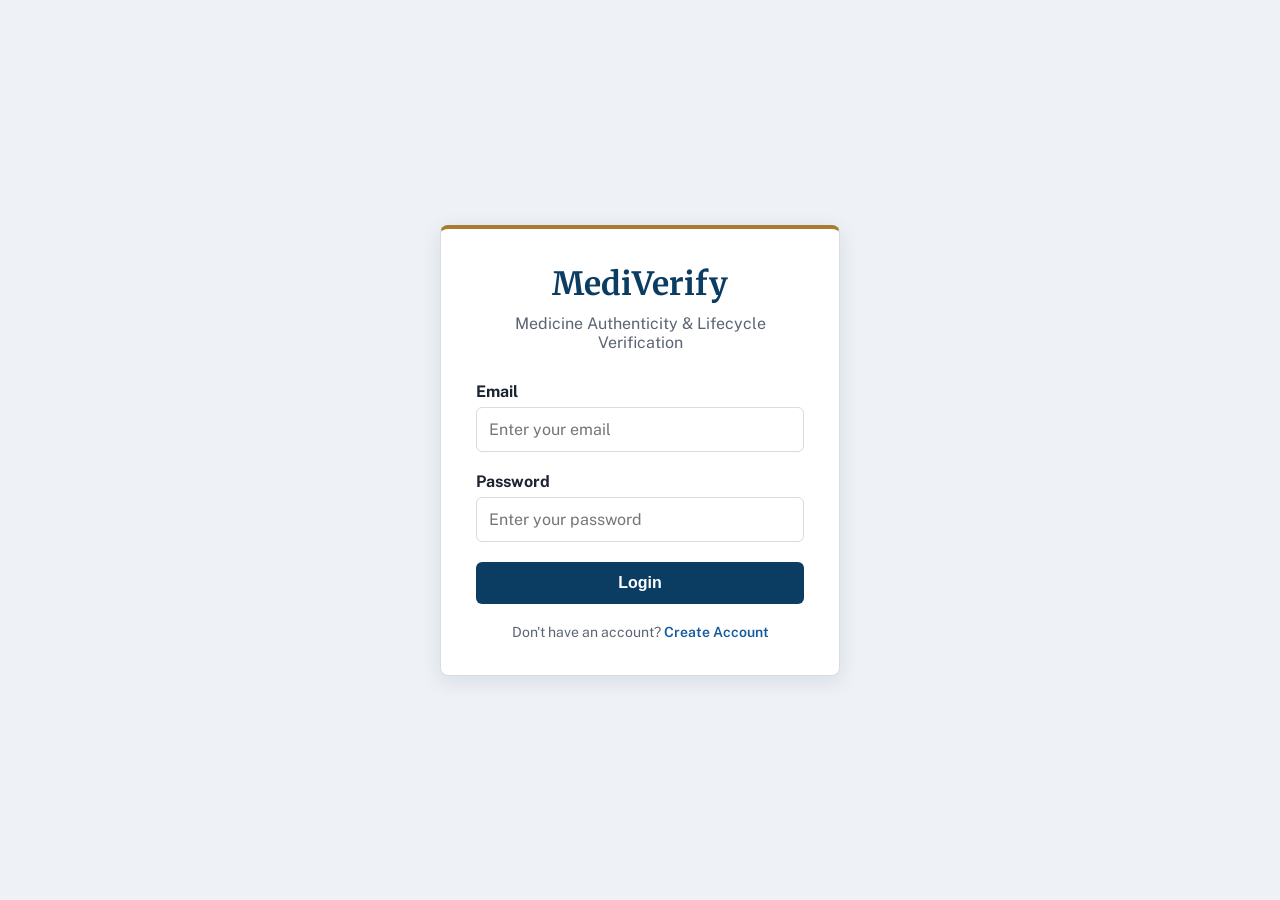
<file: frontend/index.html>
<!DOCTYPE html>
<html lang="en">
<head>
    <meta charset="UTF-8">
    <meta name="viewport" content="width=device-width, initial-scale=1.0">
    <title>MediVerify - Login</title>

    <link rel="stylesheet" href="css/style.css">
</head>

<body>

    <div class="login-container">

        <div class="login-card">

            <h1>MediVerify</h1>

            <p class="subtitle">
                Medicine Authenticity & Lifecycle Verification
            </p>

            <form id="loginForm">

                <label for="email">Email</label>
                <input
                    type="email"
                    id="email"
                    placeholder="Enter your email"
                    required
                >

                <label for="password">Password</label>
                <input
                    type="password"
                    id="password"
                    placeholder="Enter your password"
                    required
                >

                <button type="submit">
                    Login
                </button>

            </form>

            <p id="message"></p>

            <div class="login-register">
                <p>
                    Don't have an account?
                    <a href="register.html">Create Account</a>
                </p>
            </div>

        </div>

    </div>

    <script src="js/config.js"></script>
    <script src="js/login.js"></script>

</body>
</html>
</file>
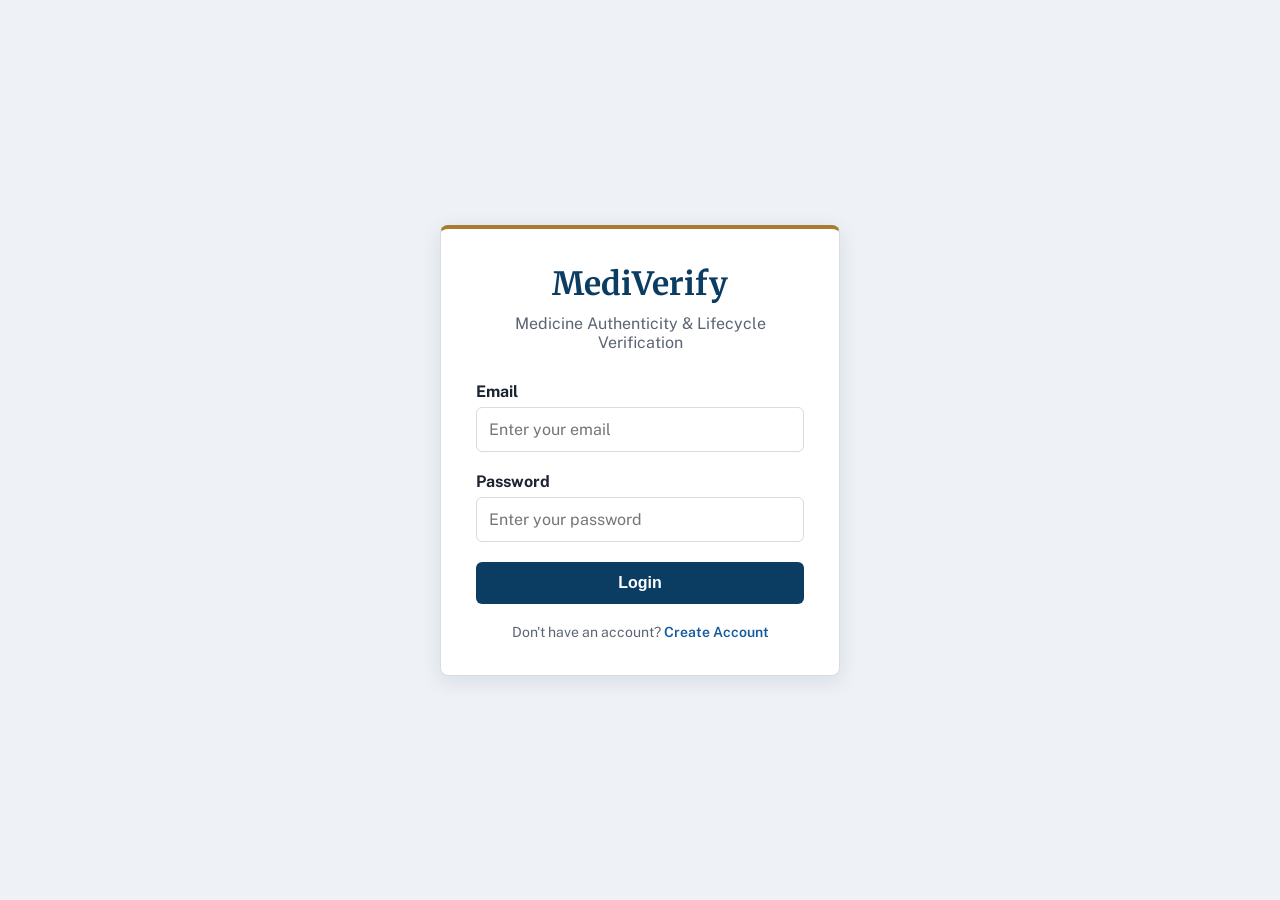
<file: frontend/admin-dashboard.html>
<!DOCTYPE html>
<html lang="en">

<head>
    <meta charset="UTF-8">
    <meta name="viewport" content="width=device-width, initial-scale=1.0">

    <title>MediVerify - Admin Dashboard</title>

    <link rel="stylesheet" href="css/style.css">
</head>

<body>

    <div class="dashboard-container">

        <!-- ================= SIDEBAR ================= -->

        <aside class="sidebar">

            <div class="sidebar-logo">
                <h2>MediVerify</h2>
                <p>Admin Panel</p>
            </div>

            <nav class="sidebar-nav">

                <a href="admin-dashboard.html" class="active">
                    Dashboard
                </a>

                <a href="admin-users.html">
                    Users
                </a>

            

            </nav>

            <button id="logoutBtn" class="logout-btn">
                Logout
            </button>

        </aside>


        <!-- ================= MAIN CONTENT ================= -->

        <main class="main-content">

            <header class="dashboard-header">

                <div>
                    <h1>Admin Dashboard</h1>
                    <p>System overview and statistics</p>
                </div>

            </header>


            <!-- ================= USERS ================= -->

            <section class="dashboard-section">

                <h2>Users</h2>

                <div class="stats-grid">

                    <div class="stat-card">
                        <h3>Total Users</h3>
                        <p id="totalUsers">-</p>
                    </div>

                    <div class="stat-card">
                        <h3>Active Users</h3>
                        <p id="activeUsers">-</p>
                    </div>

                    <div class="stat-card">
                        <h3>Inactive Users</h3>
                        <p id="inactiveUsers">-</p>
                    </div>

                    <div class="stat-card">
                        <h3>Manufacturers</h3>
                        <p id="manufacturers">-</p>
                    </div>

                    <div class="stat-card">
                        <h3>Chemists</h3>
                        <p id="chemists">-</p>
                    </div>

                    <div class="stat-card">
                        <h3>Admins</h3>
                        <p id="admins">-</p>
                    </div>

                </div>

            </section>


            <!-- ================= MEDICINES ================= -->

            <section class="dashboard-section">

                <h2>Medicines</h2>

                <div class="stats-grid">

                    <div class="stat-card">
                        <h3>Total Medicines</h3>
                        <p id="totalMedicines">-</p>
                    </div>

                </div>

            </section>


            <!-- ================= BATCHES ================= -->

            <section class="dashboard-section">

                <h2>Batches</h2>

                <div class="stats-grid">

                    <div class="stat-card">
                        <h3>Total Batches</h3>
                        <p id="totalBatches">-</p>
                    </div>

                    <div class="stat-card">
                        <h3>Active Batches</h3>
                        <p id="activeBatches">-</p>
                    </div>

                    <div class="stat-card">
                        <h3>Recalled Batches</h3>
                        <p id="recalledBatches">-</p>
                    </div>

                </div>

            </section>


            <!-- ================= SERIALIZED MEDICINES ================= -->

            <section class="dashboard-section">

                <h2>Serialized Medicines</h2>

                <div class="stats-grid">

                    <div class="stat-card">
                        <h3>Total Serialized</h3>
                        <p id="totalSerialized">-</p>
                    </div>

                    <div class="stat-card">
                        <h3>Manufactured</h3>
                        <p id="manufacturedMedicines">-</p>
                    </div>

                </div>

            </section>


            <!-- ================= VERIFICATIONS ================= -->

            <section class="dashboard-section">

                <h2>Verifications</h2>

                <div class="stats-grid">

                    <div class="stat-card">
                        <h3>Total Verifications</h3>
                        <p id="totalVerifications">-</p>
                    </div>

                    <div class="stat-card">
                        <h3>Authentic</h3>
                        <p id="authenticVerifications">-</p>
                    </div>

                    <div class="stat-card">
                        <h3>Expired</h3>
                        <p id="expiredVerifications">-</p>
                    </div>

                    <div class="stat-card">
                        <h3>Recalled</h3>
                        <p id="recalledVerifications">-</p>
                    </div>

                    <div class="stat-card">
                        <h3>Invalid</h3>
                        <p id="invalidVerifications">-</p>
                    </div>

                </div>

            </section>


            <!-- ================= LIFECYCLE ================= -->

            <section class="dashboard-section">

                <h2>Lifecycle Events</h2>

                <div class="stats-grid">

                    <div class="stat-card">
                        <h3>Total Events</h3>
                        <p id="totalLifecycle">-</p>
                    </div>

                    <div class="stat-card">
                        <h3>Manufactured</h3>
                        <p id="manufacturedEvents">-</p>
                    </div>

                    <div class="stat-card">
                        <h3>Distributed</h3>
                        <p id="distributedEvents">-</p>
                    </div>

                    <div class="stat-card">
                        <h3>Received</h3>
                        <p id="receivedEvents">-</p>
                    </div>

                    <div class="stat-card">
                        <h3>Sold</h3>
                        <p id="soldEvents">-</p>
                    </div>

                </div>

            </section>


            <!-- ================= RECALLS ================= -->

            <section class="dashboard-section">

                <h2>Recalls</h2>

                <div class="stats-grid">

                    <div class="stat-card">
                        <h3>Total Recalls</h3>
                        <p id="totalRecalls">-</p>
                    </div>

                    <div class="stat-card">
                        <h3>Active Recalls</h3>
                        <p id="activeRecalls">-</p>
                    </div>

                </div>

            </section>


            <!-- ================= ERROR ================= -->

            <div id="errorMessage" class="error-message"></div>

        </main>

    </div>


<script src="js/config.js"></script>
<script src="js/admin-dashboard.js"></script>
</body>

</html>
</file>
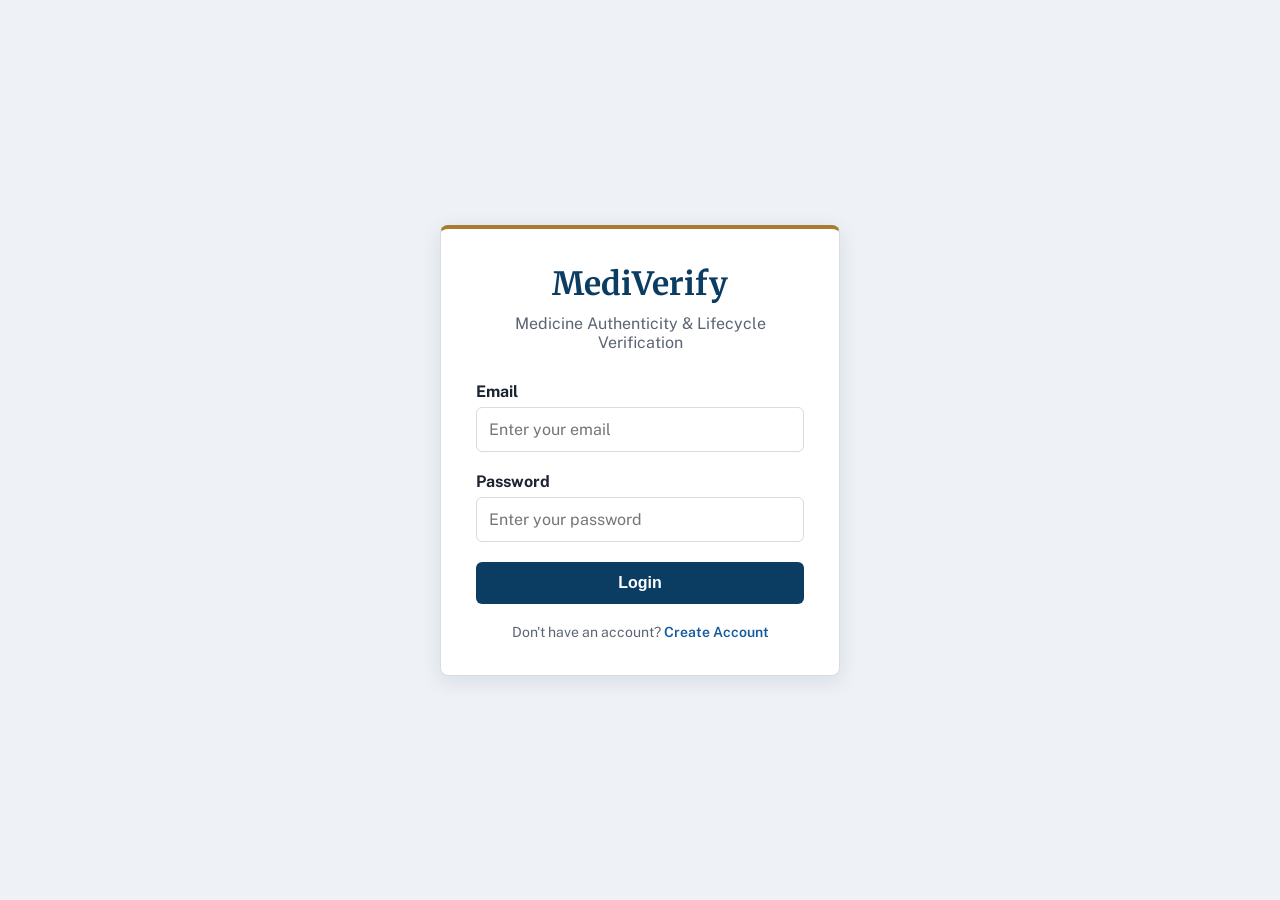
<file: frontend/admin-users.html>
<!DOCTYPE html>
<html lang="en">

<head>

    <meta charset="UTF-8">

    <meta
        name="viewport"
        content="width=device-width, initial-scale=1.0"
    >

    <title>MediVerify - Users</title>

    <link
        rel="stylesheet"
        href="css/style.css"
    >

</head>


<body>

    <div class="dashboard-container">


        <!-- ================= SIDEBAR ================= -->

        <aside class="sidebar">

            <div class="sidebar-logo">

                <h2>MediVerify</h2>

                <p>Admin Panel</p>

            </div>


            <nav class="sidebar-nav">

                <a href="admin-dashboard.html">
                    Dashboard
                </a>

                <a
                    href="admin-users.html"
                    class="active"
                >
                    Users
                </a>


            </nav>


            <button
                id="logoutBtn"
                class="logout-btn"
            >
                Logout
            </button>

        </aside>


        <!-- ================= MAIN CONTENT ================= -->

        <main class="main-content">


            <header class="dashboard-header">

                <h1>User Management</h1>

                <p>
                    Manage MediVerify user accounts
                </p>

            </header>


            <!-- ================= USERS ================= -->

            <section class="dashboard-section">

                <h2>All Users</h2>


                <div class="table-container">

                    <table>

                        <thead>

                            <tr>

                                <th>ID</th>

                                <th>Name</th>

                                <th>Email</th>

                                <th>Role</th>

                                <th>Status</th>

                                <th>Action</th>

                            </tr>

                        </thead>


                        <tbody id="usersTableBody">

                            <tr>

                                <td
                                    colspan="6"
                                >
                                    Loading users...
                                </td>

                            </tr>

                        </tbody>

                    </table>

                </div>


            </section>


            <!-- ================= MESSAGE ================= -->

            <div
                id="message"
                class="error-message"
            ></div>


        </main>

    </div>


<script src="js/config.js"></script>
<script src="js/admin-users.js"></script>
</body>

</html>
</file>
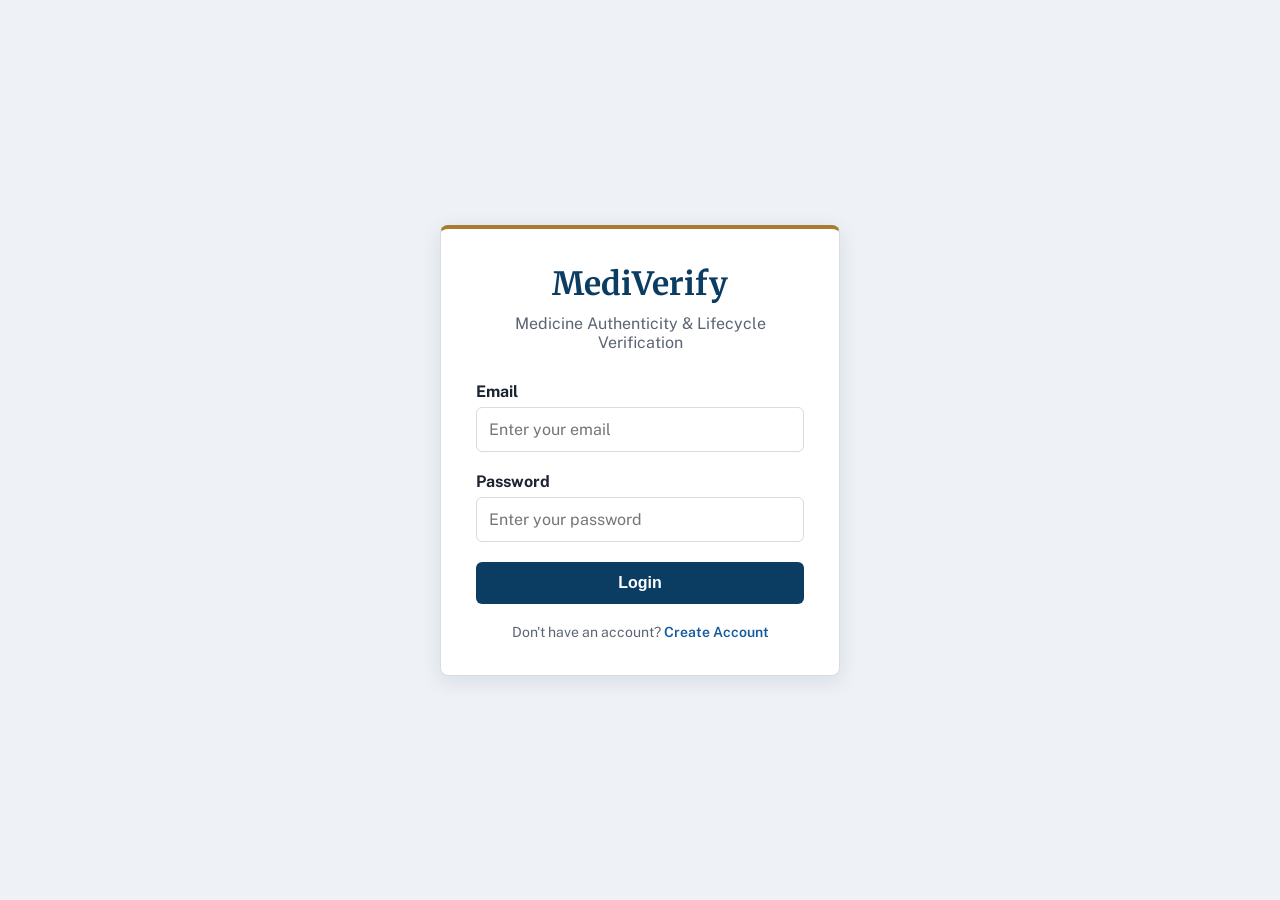
<file: frontend/batches.html>
<!DOCTYPE html>
<html lang="en">

<head>
    <meta charset="UTF-8">
    <meta name="viewport" content="width=device-width, initial-scale=1.0">

    <title>MediVerify - Batches</title>

    <link rel="stylesheet" href="css/style.css">
</head>

<body>

    <div class="dashboard">

        <!-- SIDEBAR -->

        <aside class="sidebar">

            <h2>MediVerify</h2>

            <p class="role">Manufacturer</p>

            <nav>

                <a href="dashboard.html">
                    Dashboard
                </a>

                <a href="medicines.html">
                    Medicines
                </a>

                <a href="batches.html" class="active">
                    Batches
                </a>

                <a href="qr-codes.html">
                    QR Codes
                </a>

                <a href="lifecycle.html">
                    Lifecycle
                </a>

            </nav>

            

        </aside>


        <!-- MAIN CONTENT -->

        <main class="main-content">

            <header class="dashboard-header">

                <div>

                    <h1>Batches</h1>

                    <p>
                        Create and manage medicine batches
                    </p>

                </div>

            </header>


            <!-- CREATE BATCH -->

            <section class="dashboard-section">

                <h2>Create New Batch</h2>

                <form id="batchForm">

                    <label for="medicine_id">
                        Medicine
                    </label>

                    <select id="medicine_id" required>

                        <option value="">
                            Select medicine
                        </option>

                    </select>


                    <label for="batch_number">
                        Batch Number
                    </label>

                    <input
                        type="text"
                        id="batch_number"
                        placeholder="Example: PCM202609002"
                        required
                    >


                    <label for="manufacturing_date">
                        Manufacturing Date
                    </label>

                    <input
                        type="date"
                        id="manufacturing_date"
                        required
                    >


                    <label for="expiry_date">
                        Expiry Date
                    </label>

                    <input
                        type="date"
                        id="expiry_date"
                        required
                    >


                    <button type="submit">
                        Create Batch
                    </button>

                </form>

                <p id="batchMessage"></p>

            </section>


            <!-- BATCH LIST -->

            <section class="dashboard-section">

                <h2>Registered Batches</h2>

                <div id="batchList">

                    <p>Loading batches...</p>

                </div>

            </section>

        </main>

    </div>

<script src="js/config.js"></script>
    <script src="js/batches.js"></script>

</body>

</html>
</file>
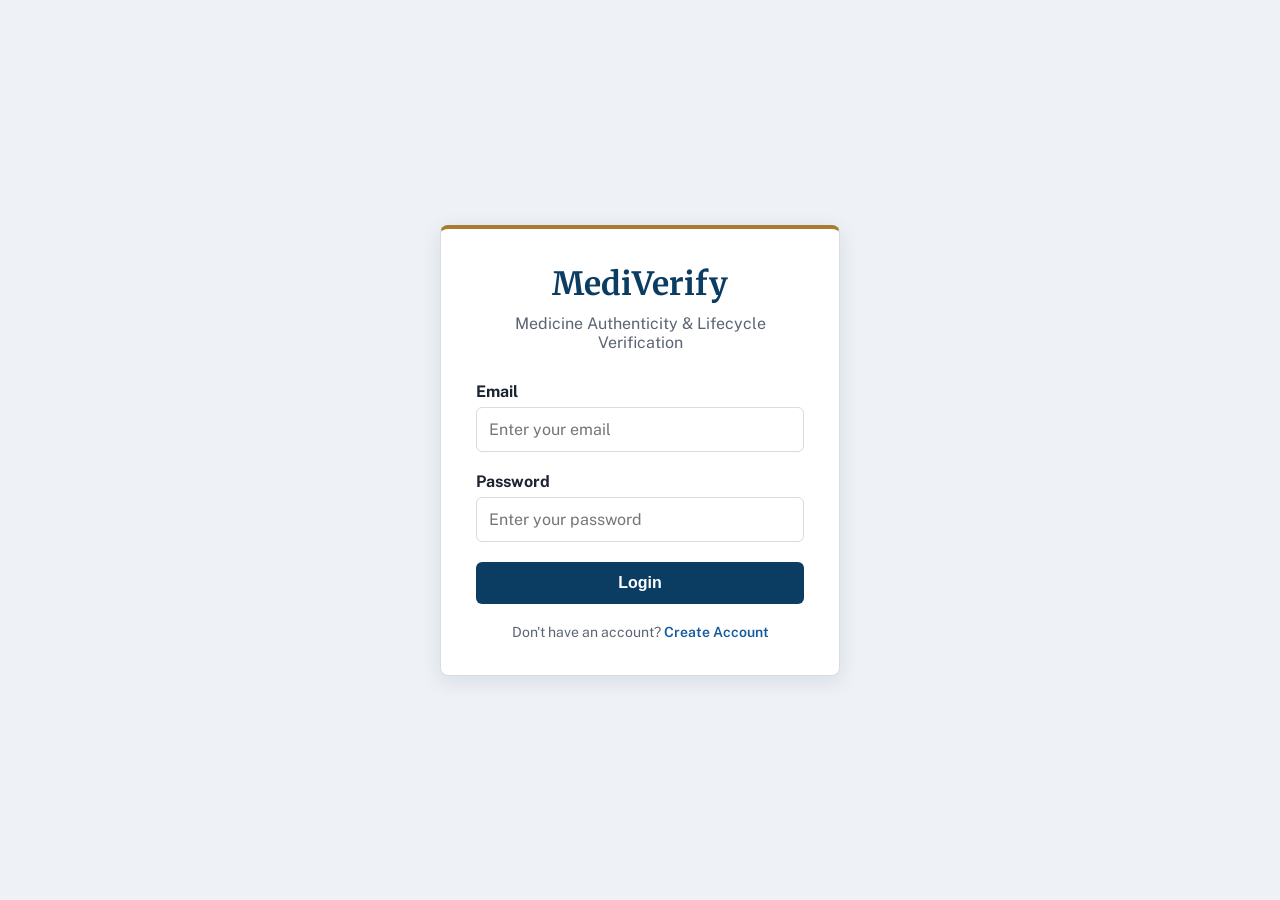
<file: frontend/dashboard.html>
<!DOCTYPE html>
<html lang="en">

<head>
    <meta charset="UTF-8">

    <meta name="viewport" content="width=device-width, initial-scale=1.0">

    <title>MediVerify - Dashboard</title>

    <link rel="stylesheet" href="css/style.css">
</head>

<body>

    <div class="dashboard">

        <!-- Sidebar -->

        <aside class="sidebar">

            <h2>MediVerify</h2>

            <p class="role">
                Manufacturer
            </p>

            <nav>

                <a href="#" class="active">
                    Dashboard
                </a>

                <a href="medicines.html">
                    Medicines
                </a>

                <a href="batches.html">
                    Batches
                </a>

                <a href="qr-codes.html">
                    QR Codes
                </a>

               
                <a href="lifecycle.html">
    Lifecycle
</a>

            </nav>

            <button class="logout-btn" onclick="window.location.href='index.html';">
                Logout
            </button>

        </aside>


        <!-- Main Content -->

        <main class="main-content">

            <header class="dashboard-header">

                <div>
                    <h1>Manufacturer Dashboard</h1>

                    <p>
                        Manage medicines, batches and QR codes
                    </p>
                </div>

            </header>


            <!-- Statistics -->

            <section class="stats">

    <div class="stat-card">
        <h3>Total Medicines</h3>
        <p id="totalMedicines">0</p>
    </div>

    <div class="stat-card">
        <h3>Total Batches</h3>
        <p id="totalBatches">0</p>
    </div>

    <div class="stat-card">
        <h3>Serialized Medicines</h3>
        <p id="totalSerialized">0</p>
    </div>

    <div class="stat-card">
        <h3>Active Batches</h3>
        <p id="activeBatches">0</p>
    </div>

</section>


            <!-- Recent Activity -->

            <section class="dashboard-section">

                <h2>Recent Activity</h2>

                <div class="activity-card">

                    <p>
                        Batch PCM202609001 created
                    </p>

                    <span>
                        Today
                    </span>

                </div>


                <div class="activity-card">

                    <p>
                        500 medicines serialized
                    </p>

                    <span>
                        Yesterday
                    </span>

                </div>


                <div class="activity-card">

                    <p>
                        QR codes generated for batch PCM202609001
                    </p>

                    <span>
                        2 days ago
                    </span>

                </div>

            </section>

        </main>

    </div>
    <script src="js/config.js"></script>
<script src="js/dashboard.js"></script>
</body>

</html>
</file>
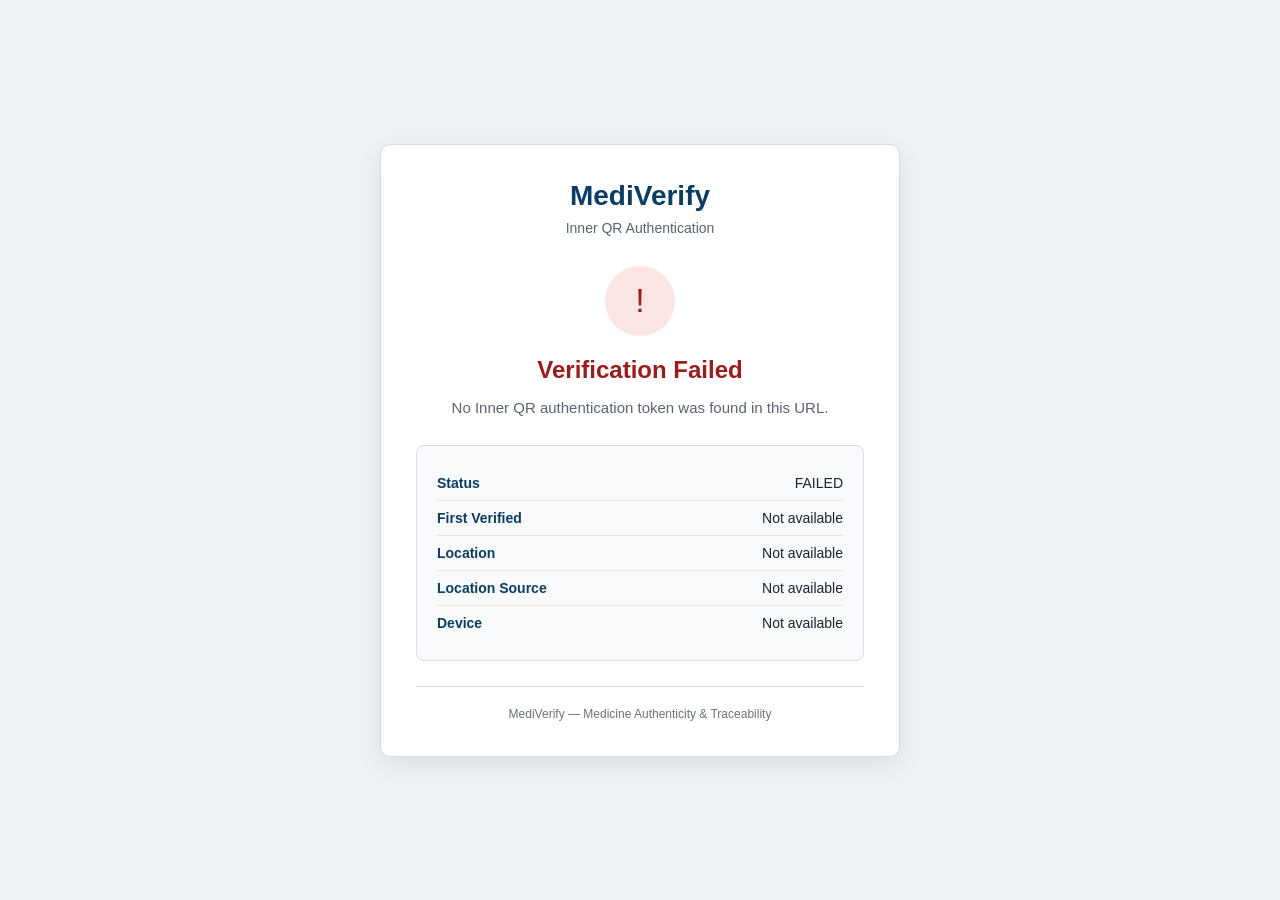
<file: frontend/inner-verification.html>
<!DOCTYPE html>
<html lang="en">

<head>
    <meta charset="UTF-8">

    <meta
        name="viewport"
        content="width=device-width, initial-scale=1.0"
    >

    <title>MediVerify - Inner QR Authentication</title>

    <style>

        * {
            box-sizing: border-box;
            margin: 0;
            padding: 0;
        }

        body {
            min-height: 100vh;

            display: flex;
            align-items: center;
            justify-content: center;

            padding: 20px;

            background: #eef1f5;

            color: #1b2430;

            font-family:
                "Segoe UI",
                Arial,
                sans-serif;
        }


        /* =====================================================
           MAIN CARD
        ===================================================== */

        .verification-card {

            width: 100%;
            max-width: 520px;

            background: #ffffff;

            border: 1px solid #d6dce4;

            border-radius: 10px;

            padding: 35px;

            box-shadow:
                0 8px 25px rgba(0, 0, 0, 0.08);

            text-align: center;
        }


        /* =====================================================
           LOGO / TITLE
        ===================================================== */

        .logo {

            font-size: 28px;

            font-weight: 700;

            color: #0b3d63;

            margin-bottom: 8px;
        }


        .subtitle {

            font-size: 14px;

            color: #5a6472;

            margin-bottom: 30px;
        }


        /* =====================================================
           STATUS ICON
        ===================================================== */

        .status-icon {

            width: 70px;
            height: 70px;

            margin: 0 auto 20px;

            border-radius: 50%;

            display: flex;

            align-items: center;

            justify-content: center;

            font-size: 34px;

            background: #eef1f5;

            color: #0b3d63;
        }


        /* =====================================================
           HEADINGS
        ===================================================== */

        h1 {

            font-size: 24px;

            color: #0b3d63;

            margin-bottom: 12px;
        }


        .message {

            font-size: 15px;

            line-height: 1.6;

            color: #5a6472;

            margin-bottom: 25px;
        }


        /* =====================================================
           LOADING
        ===================================================== */

        .spinner {

            width: 42px;
            height: 42px;

            margin: 20px auto;

            border: 4px solid #d6dce4;

            border-top-color: #145a9e;

            border-radius: 50%;

            animation: spin 0.9s linear infinite;
        }


        @keyframes spin {

            to {
                transform: rotate(360deg);
            }
        }


        /* =====================================================
           INFORMATION BOX
        ===================================================== */

        .info-box {

            margin-top: 25px;

            padding: 20px;

            border-radius: 8px;

            background: #f7f9fb;

            border: 1px solid #d6dce4;

            text-align: left;
        }


        .info-row {

            display: flex;

            justify-content: space-between;

            gap: 20px;

            padding: 9px 0;

            border-bottom: 1px solid #e1e5ea;

            font-size: 14px;
        }


        .info-row:last-child {
            border-bottom: none;
        }


        .info-label {

            font-weight: 600;

            color: #0b3d63;
        }


        .info-value {

            color: #1b2430;

            text-align: right;

            word-break: break-word;
        }


        /* =====================================================
           SUCCESS
        ===================================================== */

        .success .status-icon {

            background: #e2f3ea;

            color: #146c43;
        }


        .success h1 {

            color: #146c43;
        }


        /* =====================================================
           WARNING
        ===================================================== */

        .warning .status-icon {

            background: #fdf1dc;

            color: #92400e;
        }


        .warning h1 {

            color: #92400e;
        }


        /* =====================================================
           ERROR
        ===================================================== */

        .error .status-icon {

            background: #fbe4e4;

            color: #9c1c1c;
        }


        .error h1 {

            color: #9c1c1c;
        }


        /* =====================================================
           LOCATION NOTICE
        ===================================================== */

        .location-notice {

            margin-top: 20px;

            padding: 12px 15px;

            border-radius: 6px;

            background: #eef5fb;

            border: 1px solid #cbdceb;

            color: #0b3d63;

            font-size: 13px;

            line-height: 1.5;
        }


        /* =====================================================
           FOOTER
        ===================================================== */

        .footer {

            margin-top: 25px;

            padding-top: 20px;

            border-top: 1px solid #d6dce4;

            font-size: 12px;

            color: #6b7280;
        }


        /* =====================================================
           MOBILE
        ===================================================== */

        @media (max-width: 600px) {

            .verification-card {

                padding: 25px 20px;
            }

            .info-row {

                flex-direction: column;

                gap: 4px;
            }

            .info-value {

                text-align: left;
            }

        }

    </style>

</head>


<body>


    <div
        id="verificationCard"
        class="verification-card"
    >

        <div class="logo">
            MediVerify
        </div>

        <div class="subtitle">
            Inner QR Authentication
        </div>


        <!-- =================================================
             LOADING STATE
        ================================================== -->

        <div id="loadingState">

            <div class="status-icon">
                🔐
            </div>

            <h1>
                Authenticating Medicine
            </h1>

            <p class="message">
                Verifying the Inner QR authentication token
                and recording the first verification details.
            </p>

            <div class="spinner"></div>

            <div
                id="locationStatus"
                class="location-notice"
            >
                Checking device location...
            </div>

        </div>


        <!-- =================================================
             RESULT STATE
        ================================================== -->

        <div
            id="resultState"
            style="display: none;"
        >

            <div
                id="statusIcon"
                class="status-icon"
            >
                ✓
            </div>

            <h1 id="resultTitle">
                Authentication Result
            </h1>

            <p
                id="resultMessage"
                class="message"
            >
            </p>


            <div
                id="resultInfo"
                class="info-box"
            >

                <div class="info-row">

                    <span class="info-label">
                        Status
                    </span>

                    <span
                        id="resultStatus"
                        class="info-value"
                    >
                    </span>

                </div>


                <div class="info-row">

                    <span class="info-label">
                        First Verified
                    </span>

                    <span
                        id="verifiedAt"
                        class="info-value"
                    >
                    </span>

                </div>


                <div class="info-row">

                    <span class="info-label">
                        Location
                    </span>

                    <span
                        id="verifiedLocation"
                        class="info-value"
                    >
                    </span>

                </div>


                <div class="info-row">

                    <span class="info-label">
                        Location Source
                    </span>

                    <span
                        id="locationSource"
                        class="info-value"
                    >
                    </span>

                </div>


                <div class="info-row">

                    <span class="info-label">
                        Device
                    </span>

                    <span
                        id="verifiedDevice"
                        class="info-value"
                    >
                    </span>

                </div>

            </div>

        </div>


        <div class="footer">
            MediVerify — Medicine Authenticity & Traceability
        </div>

    </div>


    <script>

        // ====================================================
        // API CONFIGURATION
        // ====================================================

        const isLocal =
            window.location.hostname === "127.0.0.1" ||
            window.location.hostname === "localhost";


        const API_URL = isLocal
            ? "http://127.0.0.1:8000"
            : "https://medverify-backend-52fu.onrender.com";


        // ====================================================
        // GET TOKEN FROM QR URL
        // ====================================================

        const urlParams =
            new URLSearchParams(
                window.location.search
            );


        const authenticationToken =
            urlParams.get("token");


        // ====================================================
        // DEVICE INFORMATION
        // ====================================================

        const deviceInformation =
            navigator.userAgent;


        // ====================================================
        // ELEMENTS
        // ====================================================

        const verificationCard =
            document.getElementById(
                "verificationCard"
            );


        const loadingState =
            document.getElementById(
                "loadingState"
            );


        const resultState =
            document.getElementById(
                "resultState"
            );


        const locationStatus =
            document.getElementById(
                "locationStatus"
            );


        // ====================================================
        // FORMAT DATE
        // ====================================================

        function formatDateTime(
            timestamp
        ) {

            if (!timestamp) {
                return "Not available";
            }


            const date =
                new Date(timestamp + "Z");


            return date.toLocaleString(
                "en-IN",
                {
                    dateStyle: "medium",
                    timeStyle: "medium"
                }
            );

        }


        // ====================================================
        // DISPLAY RESULT
        // ====================================================

        function displayResult(
            data
        ) {

            loadingState.style.display =
                "none";


            resultState.style.display =
                "block";


            const status =
                data.status;


            const resultTitle =
                document.getElementById(
                    "resultTitle"
                );


            const resultMessage =
                document.getElementById(
                    "resultMessage"
                );


            const statusIcon =
                document.getElementById(
                    "statusIcon"
                );


            const resultStatus =
                document.getElementById(
                    "resultStatus"
                );


            const verifiedAt =
                document.getElementById(
                    "verifiedAt"
                );


            const verifiedLocation =
                document.getElementById(
                    "verifiedLocation"
                );


            const locationSource =
                document.getElementById(
                    "locationSource"
                );


            const verifiedDevice =
                document.getElementById(
                    "verifiedDevice"
                );


            if (
                status ===
                "AUTHENTICATED"
            ) {

                verificationCard.className =
                    "verification-card success";


                statusIcon.textContent =
                    "✓";


                resultTitle.textContent =
                    "Medicine Authenticated";


                resultMessage.textContent =
                    "The Inner QR was authenticated successfully for the first time.";


            } else if (
                status ===
                "ALREADY_AUTHENTICATED"
            ) {

                verificationCard.className =
                    "verification-card warning";


                statusIcon.textContent =
                    "⚠";


                resultTitle.textContent =
                    "Already Authenticated";


                resultMessage.textContent =
                    "This Inner QR has already been authenticated. The details below show the first recorded authentication.";


            } else {

                verificationCard.className =
                    "verification-card error";


                statusIcon.textContent =
                    "!";


                resultTitle.textContent =
                    "Authentication Failed";


                resultMessage.textContent =
                    data.message ||
                    "The Inner QR could not be authenticated.";

            }


            resultStatus.textContent =
                status || "UNKNOWN";


            verifiedAt.textContent =
                formatDateTime(
                    data.first_verified_at
                );


            verifiedLocation.textContent =
                data.first_verified_location ||
                "Unavailable";


            locationSource.textContent =
                data.first_verified_location_source ||
                "Unavailable";


            verifiedDevice.textContent =
                data.first_verified_device ||
                "Unavailable";

        }


        // ====================================================
        // DISPLAY ERROR
        // ====================================================

        function displayError(
            message
        ) {

            loadingState.style.display =
                "none";


            resultState.style.display =
                "block";


            verificationCard.className =
                "verification-card error";


            document.getElementById(
                "statusIcon"
            ).textContent = "!";


            document.getElementById(
                "resultTitle"
            ).textContent =
                "Verification Failed";


            document.getElementById(
                "resultMessage"
            ).textContent =
                message;


            document.getElementById(
                "resultStatus"
            ).textContent =
                "FAILED";


            document.getElementById(
                "verifiedAt"
            ).textContent =
                "Not available";


            document.getElementById(
                "verifiedLocation"
            ).textContent =
                "Not available";


            document.getElementById(
                "locationSource"
            ).textContent =
                "Not available";


            document.getElementById(
                "verifiedDevice"
            ).textContent =
                "Not available";

        }


        // ====================================================
        // SEND VERIFICATION REQUEST
        // ====================================================

        async function verifyInnerQR(
            latitude = null,
            longitude = null,
            locationPermission = false
        ) {

            if (!authenticationToken) {

                displayError(
                    "No Inner QR authentication token was found in this URL."
                );

                return;

            }


            const params =
                new URLSearchParams();


            params.append(
                "authentication_token",
                authenticationToken
            );


            params.append(
                "location_permission",
                locationPermission
            );


            params.append(
                "device",
                deviceInformation
            );


            if (
                latitude !== null &&
                longitude !== null
            ) {

                params.append(
                    "latitude",
                    latitude
                );


                params.append(
                    "longitude",
                    longitude
                );

            }


            try {

                const response =
                    await fetch(
                        `${API_URL}/inner-qr/verify?${params.toString()}`,
                        {
                            method: "POST"
                        }
                    );


                const data =
                    await response.json();


                if (!response.ok) {

                    throw new Error(
                        data.detail ||
                        "Inner QR verification failed."
                    );

                }


                displayResult(
                    data
                );

            } catch (error) {

                console.error(
                    "Inner QR verification error:",
                    error
                );


                displayError(
                    error.message ||
                    "Unable to connect to the MediVerify server."
                );

            }

        }


        // ====================================================
        // GET GPS LOCATION
        // ====================================================

        function requestGPSLocation() {

            if (
                !navigator.geolocation
            ) {

                locationStatus.textContent =
                    "GPS is not available. Using approximate IP-based location.";


                verifyInnerQR(
                    null,
                    null,
                    false
                );


                return;

            }


            locationStatus.textContent =
                "Requesting precise device location...";


            navigator.geolocation.getCurrentPosition(

                function(position) {

                    const latitude =
                        position.coords.latitude;


                    const longitude =
                        position.coords.longitude;


                    locationStatus.textContent =
                        "Precise GPS location obtained.";


                    verifyInnerQR(
                        latitude,
                        longitude,
                        true
                    );

                },


                function(error) {

                    console.log(
                        "GPS unavailable:",
                        error.message
                    );


                    locationStatus.textContent =
                        "Precise location unavailable. Using approximate IP-based location.";


                    verifyInnerQR(
                        null,
                        null,
                        false
                    );

                },


                {
                    enableHighAccuracy: true,

                    timeout: 10000,

                    maximumAge: 0
                }

            );

        }


        // ====================================================
        // START VERIFICATION
        // ====================================================

        requestGPSLocation();

    </script>

</body>

</html>
</file>
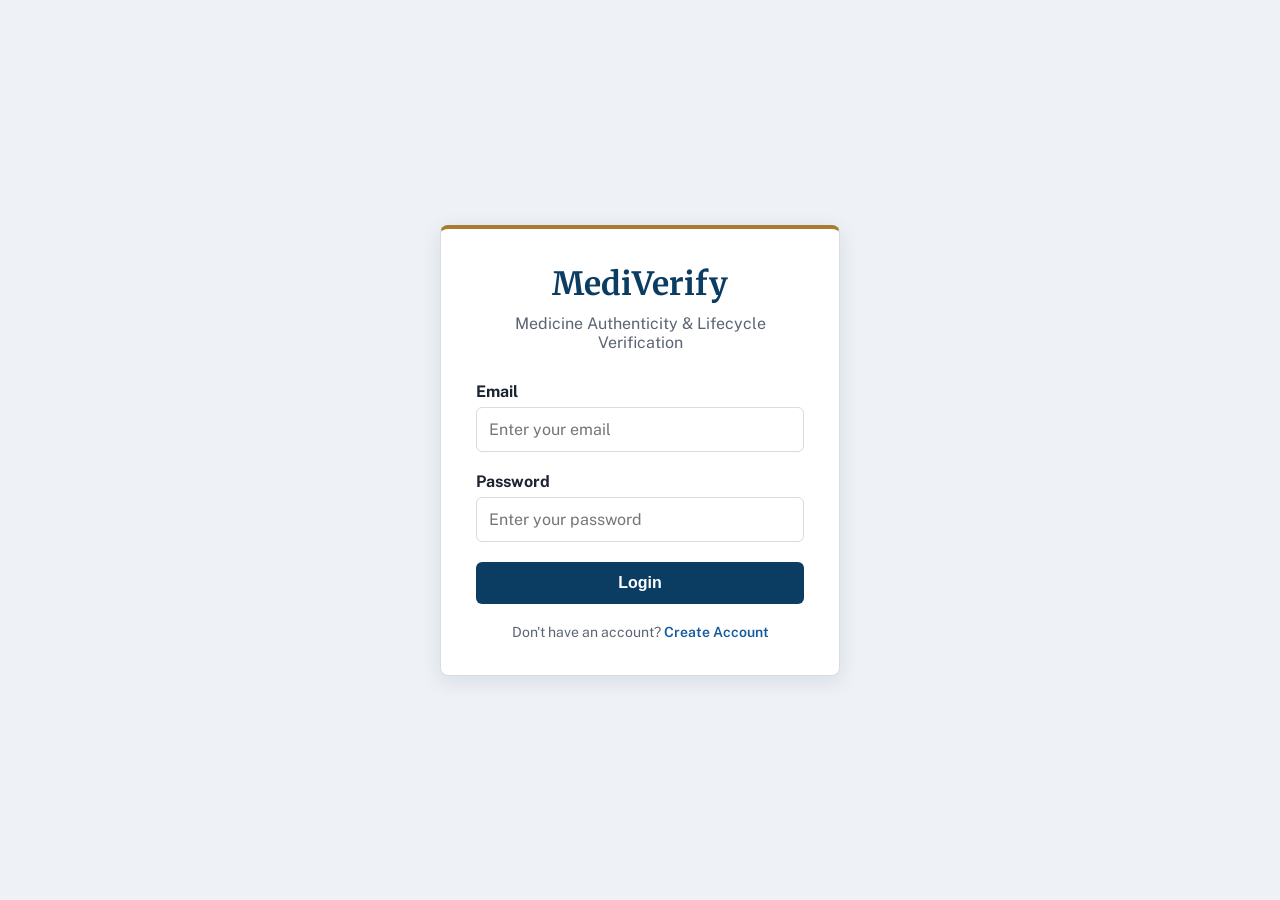
<file: frontend/lifecycle.html>
<!DOCTYPE html>

<html lang="en">
<head>
    <meta charset="UTF-8">
    <meta name="viewport" content="width=device-width, initial-scale=1.0">


<title>MediVerify - Lifecycle</title>

<link rel="stylesheet" href="css/style.css">


</head>

<body>


<div class="dashboard-container">

    <!-- SIDEBAR -->
    <aside class="sidebar">

        <div class="sidebar-logo">
            <h2>MediVerify</h2>
            <p class="role">Manufacturer</p>
              <nav class="sidebar-nav">

            <a href="dashboard.html">
                Dashboard
            </a>

            <a href="medicines.html">
                Medicines
            </a>

            <a href="batches.html">
                Batches
            </a>

            <a href="qr-codes.html">
                QR Codes
            </a>

            <a href="lifecycle.html" class="active">
                Lifecycle
            </a>

        </nav>
        </div>
        
      

        

    </aside>


    <!-- MAIN CONTENT -->
    <main class="main-content">

        <div class="page-header">

            <div>

                <h1>
                    Medicine Lifecycle
                </h1>

                <p>
                    Track the movement of serialized medicines
                </p>

            </div>

        </div>


        <!-- SELECT MEDICINE -->

        <section class="content-section">

            <h2>
                Select Serialized Medicine
            </h2>

            <div class="form-group">

                <label for="medicineSelect">
                    Serialized Medicine
                </label>

                <select id="medicineSelect">

                    <option value="">
                        Loading medicines...
                    </option>

                </select>

            </div>

        </section>


        <!-- ADD EVENT -->

        <section
            class="content-section"
            id="eventSection"
            style="display: none;"
        >

            <h2>
                Add Lifecycle Event
            </h2>


            <div class="form-group">

                <label for="eventType">
                    Event Type
                </label>

                <select id="eventType">

                    <option value="MANUFACTURED">
                        Manufactured
                    </option>

                    <option value="DISTRIBUTED">
                        Distributed
                    </option>

                    <option value="RECEIVED">
                        Received
                    </option>

                    <option value="SOLD">
                        Sold
                    </option>

                </select>

            </div>


            <div class="form-group">

                <label for="location" style="color: black;">
                    Location:
                </label>

                <input style="border-color: rgb(97, 85, 85);box-shadow: rgb(104, 101, 101)
                ;color: black;"
                    type="text"
                    id="location"
                    placeholder=""
                >

            </div>


            <div class="form-group">

                <label for="notes">
                    Notes
                </label>

                <textarea
                    id="notes"
                    placeholder="Optional notes"
                    rows="4"
                ></textarea>

            </div>


           <button
    id="addEventBtn"
    style="
        margin-top: 15px;
        padding: 12px 20px;
        border: none;
        border-radius: 6px;
        background: #0b3d63;
        color: white;
        font-family: inherit;
        font-size: 15px;
        font-weight: 600;
        cursor: pointer;
        box-shadow: 0 3px 8px rgba(11, 61, 99, 0.15);
    "
>
    Add Lifecycle Event
</button>


            <p id="eventMessage"></p>

        </section>


        <!-- HISTORY -->

        <section
            class="content-section"
            id="historySection"
            style="display: none;"
        >

            <h2>
                Lifecycle History
            </h2>

            <div id="lifecycleHistory">

                <p>
                    Select a medicine to view its history.
                </p>

            </div>

        </section>

    </main>

</div>

<script src="js/config.js"></script>
<script src="js/lifecycle.js"></script>


</body>
</html>
</file>
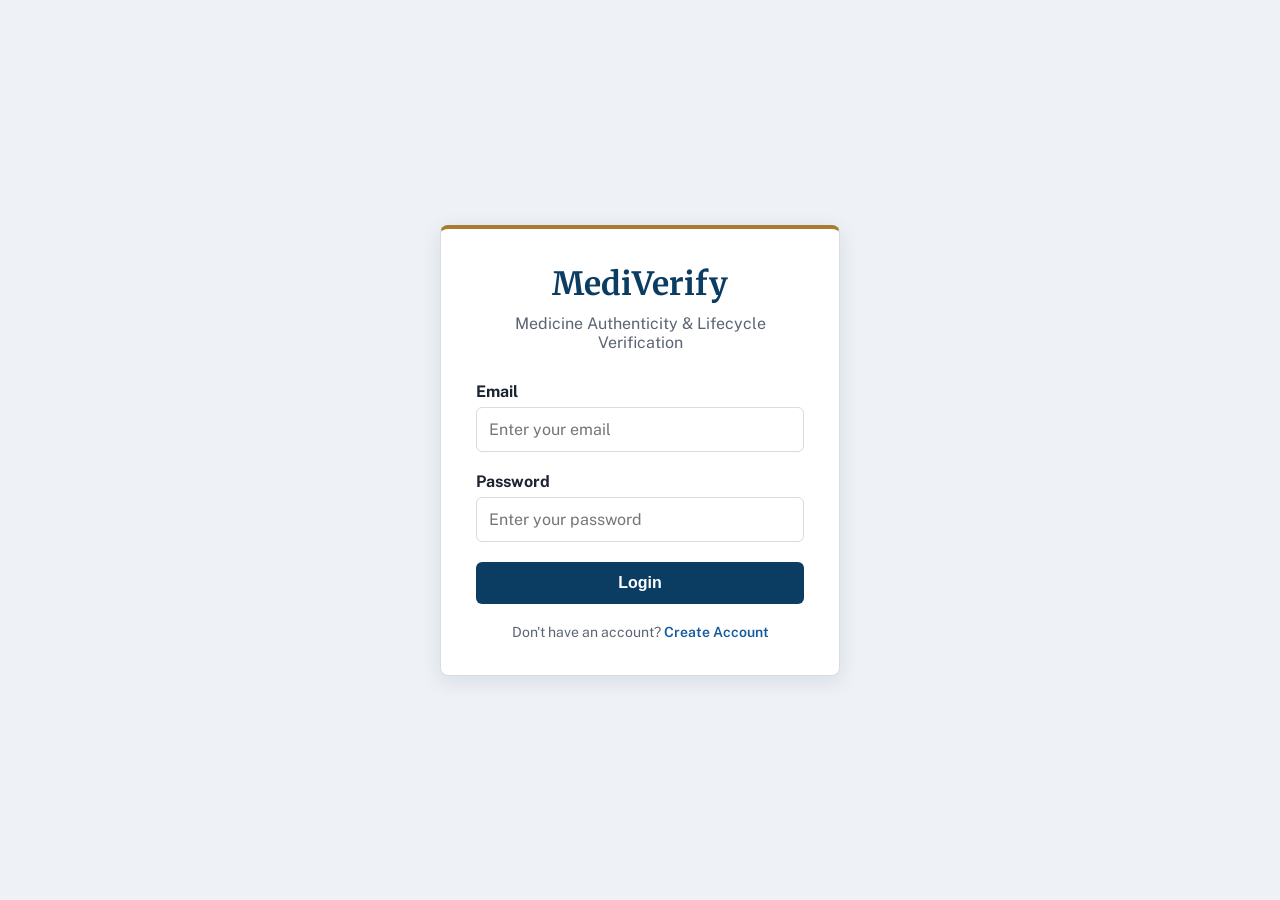
<file: frontend/medicines.html>
<!DOCTYPE html>
<html lang="en">

<head>
    <meta charset="UTF-8">
    <meta name="viewport" content="width=device-width, initial-scale=1.0">

    <title>MediVerify - Medicines</title>

    <link rel="stylesheet" href="css/style.css">
</head>

<body>

    <div class="dashboard">

        <!-- SIDEBAR -->
        <aside class="sidebar">

            <h2>MediVerify</h2>

            <p class="role">Manufacturer</p>

            <nav>

                <a href="dashboard.html">
                    Dashboard
                </a>

                <a href="medicines.html" class="active">
                    Medicines
                </a>

                <a href="batches.html">
                    Batches
                </a>

                <a href="qr-codes.html">
                    QR Codes
                </a>

                <a href="lifecycle.html">
                    Lifecycle
                </a>

            </nav>

            

        </aside>


        <!-- MAIN CONTENT -->
        <main class="main-content">

            <header class="dashboard-header">

                <div>
                    <h1>Medicines</h1>

                    <p>
                        Manage medicines registered by your organization
                    </p>
                </div>

            </header>


            <!-- CREATE MEDICINE -->

            <section class="dashboard-section">

                <h2>Add New Medicine</h2>

                <form id="medicineForm">

                    <label for="name">
                        Medicine Name
                    </label>

                    <input
                        type="text"
                        id="name"
                        placeholder="Enter medicine name"
                        required
                    >


                    <label for="manufacturer_name">
                        Manufacturer Name
                    </label>

                    <input
                        type="text"
                        id="manufacturer_name"
                        placeholder="Enter manufacturer name"
                        required
                    >


                    <label for="composition">
                        Composition
                    </label>

                    <input
                        type="text"
                        id="composition"
                        placeholder="Example: Paracetamol 500mg"
                    >


                    <label for="description">
                        Description
                    </label>

                    <textarea
                        id="description"
                        placeholder="Enter medicine description"
                    ></textarea>


                    <button type="submit">
                        Create Medicine
                    </button>

                </form>

                <p id="medicineMessage"></p>

            </section>


            <!-- MEDICINE LIST -->

            <section class="dashboard-section">

                <h2>Registered Medicines</h2>

                <div id="medicineList">

                    <p>Loading medicines...</p>

                </div>

            </section>

        </main>

    </div>

<script src="js/config.js"></script>
    <script src="js/medicines.js"></script>

</body>

</html>
</file>
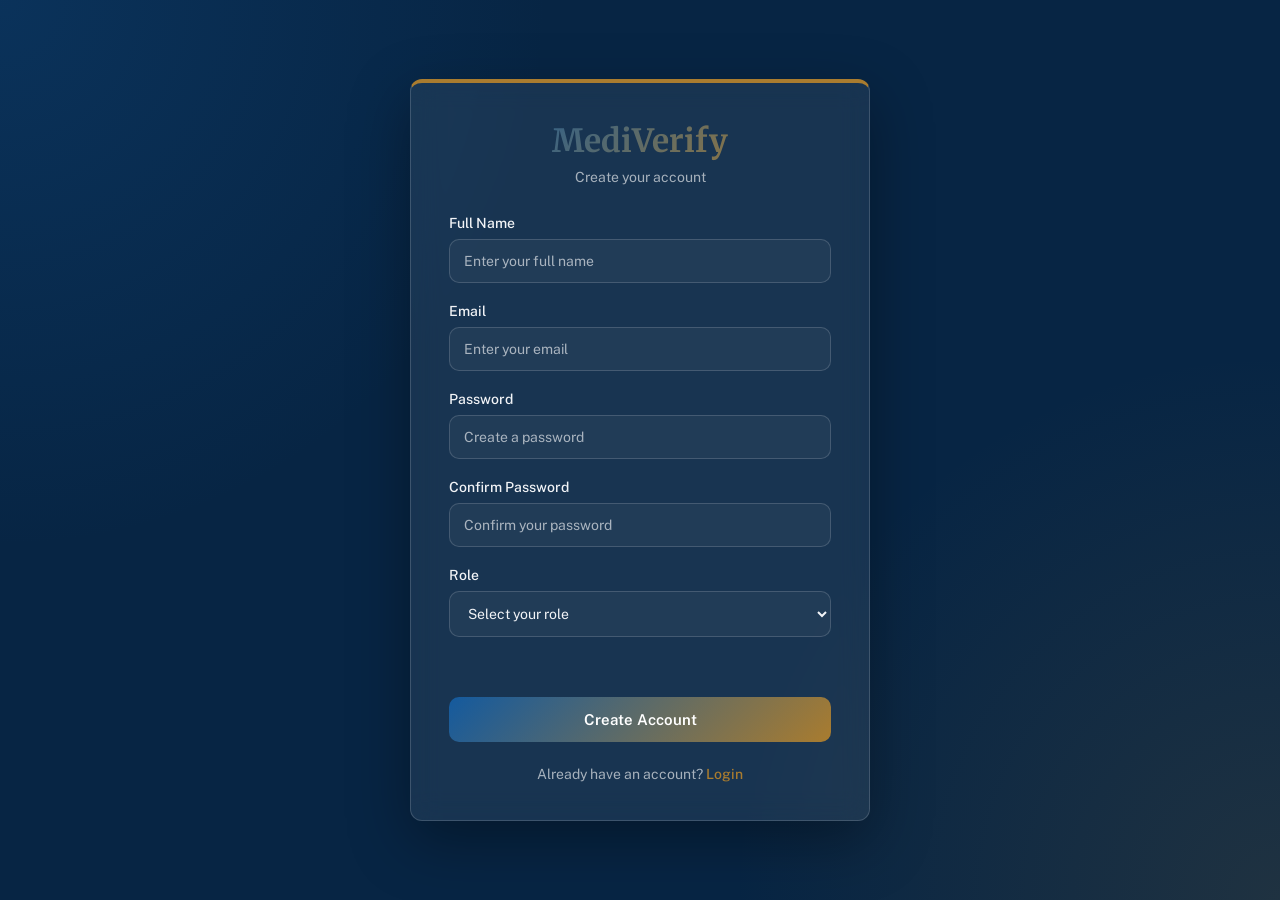
<file: frontend/register.html>
<!DOCTYPE html>
<html lang="en">
<head>
    <meta charset="UTF-8">
    <meta name="viewport" content="width=device-width, initial-scale=1.0">

    <title>Register - MediVerify</title>

    <link rel="stylesheet" href="css/style.css">
</head>

<body>

    <div class="auth-container">

        <div class="auth-card">

            <div class="auth-header">
                <h1>MediVerify</h1>
                <p>Create your account</p>
            </div>

            <form id="registerForm">

                <!-- Name -->
                <div class="form-group">
                    <label for="name">Full Name</label>

                    <input
                        type="text"
                        id="name"
                        name="name"
                        placeholder="Enter your full name"
                        required
                    >
                </div>

                <!-- Email -->
                <div class="form-group">
                    <label for="email">Email</label>

                    <input
                        type="email"
                        id="email"
                        name="email"
                        placeholder="Enter your email"
                        required
                    >
                </div>

                <!-- Password -->
                <div class="form-group">
                    <label for="password">Password</label>

                    <input
                        type="password"
                        id="password"
                        name="password"
                        placeholder="Create a password"
                        required
                    >
                </div>

                <!-- Confirm Password -->
                <div class="form-group">
                    <label for="confirmPassword">Confirm Password</label>

                    <input
                        type="password"
                        id="confirmPassword"
                        name="confirmPassword"
                        placeholder="Confirm your password"
                        required
                    >
                </div>

                <!-- Role -->
                <div class="form-group">
                    <label for="role">Role</label>

                    <select id="role" name="role" required>
                        <option value="">Select your role</option>
                        <option value="MANUFACTURER">Manufacturer</option>
                        <option value="CHEMIST">Chemist</option>
                    </select>
                </div>

                <!-- Message -->
                <div id="registerMessage"></div>

                <!-- Register Button -->
                <button type="submit" id="registerButton">
                    Create Account
                </button>

            </form>

            <div class="auth-footer">
                <p>
                    Already have an account?
                    <a href="index.html">Login</a>
                </p>
            </div>

        </div>

    </div>

    <script src="js/config.js"></script>
    <script src="js/register.js"></script>

</body>
</html>
</file>
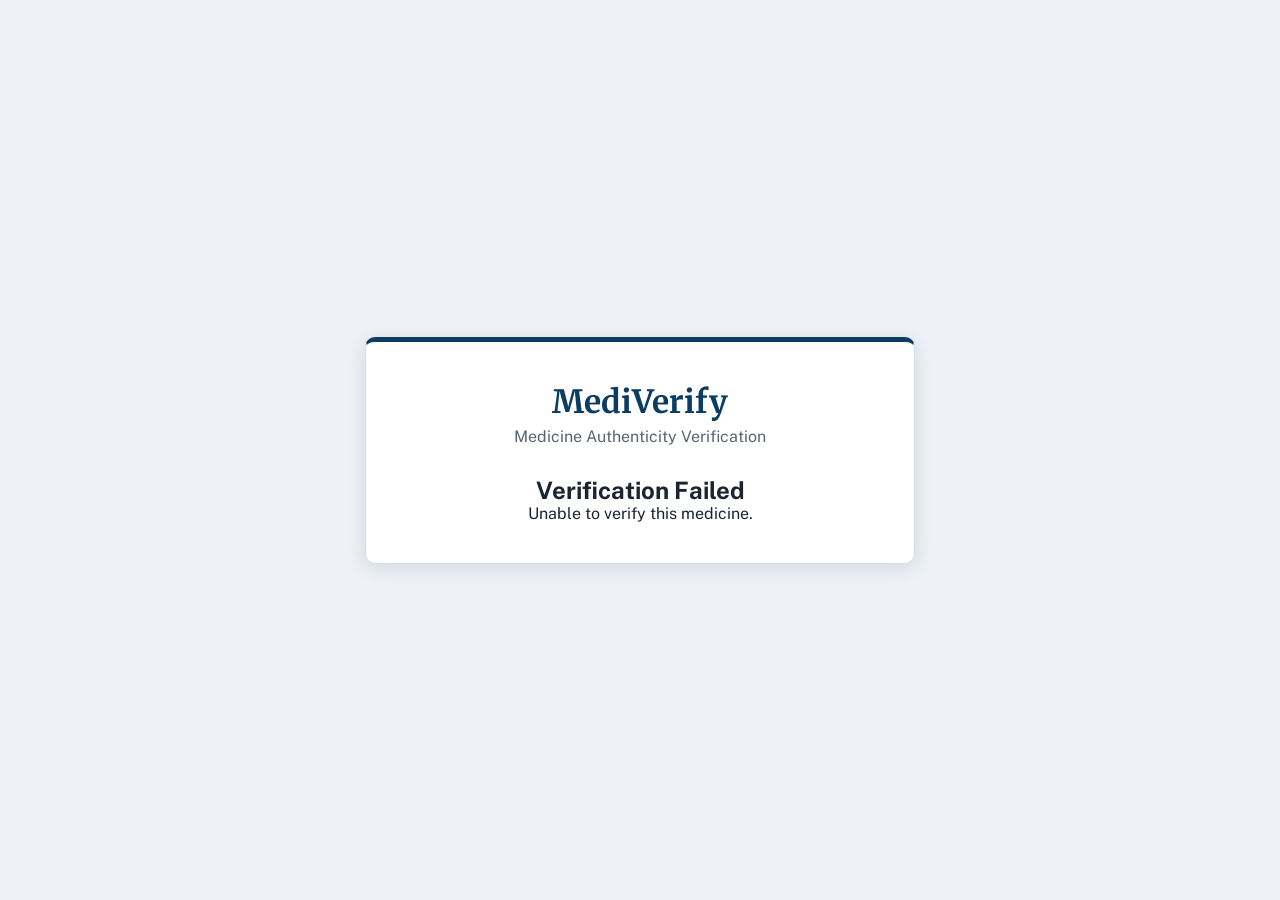
<file: frontend/verification.html>
<!DOCTYPE html>
<html lang="en">

<head>

    <meta charset="UTF-8">

    <meta
        name="viewport"
        content="width=device-width, initial-scale=1.0"
    >

    <title>MediVerify - Verify Medicine</title>

    <link
        rel="stylesheet"
        href="css/style.css"
    >

</head>

<body>

    <div class="verification-page">

        <div class="verification-card">

            <h1>MediVerify</h1>

            <p class="verification-subtitle">
                Medicine Authenticity Verification
            </p>


            <!-- ==========================================
                 LOADING
            =========================================== -->

            <div id="loading">

                <p>
                    Verifying medicine...
                </p>

            </div>


            <!-- ==========================================
                 RESULT
            =========================================== -->

            <div
                id="verificationResult"
                style="display: none;"
            >

                <div id="resultStatus"></div>

                <h2 id="medicineName">
                </h2>

                <div class="verification-details">

                    <p>
                        <strong>
                            Serial Number:
                        </strong>

                        <span id="serialNumber">
                        </span>
                    </p>


                    <p>
                        <strong>
                            Batch Number:
                        </strong>

                        <span id="batchNumber">
                        </span>
                    </p>


                    <p>
                        <strong>
                            Expiry Date:
                        </strong>

                        <span id="expiryDate">
                        </span>
                    </p>

                </div>


                <p
                    id="verificationMessage"
                    class="verification-message"
                >
                </p>

            </div>

            <div
    id="lifecycleSection"
    class="lifecycle-public"
    style="display: none;"
>

    <h2>
        Medicine Lifecycle
    </h2>

    <div id="lifecycleTimeline"></div>

</div>


            <!-- ==========================================
                 ERROR
            =========================================== -->

            <div
                id="verificationError"
                style="display: none;"
            >

                <h2>
                    Verification Failed
                </h2>

                <p>
                    Unable to verify this medicine.
                </p>

            </div>

        </div>

    </div>

<script src="js/config.js"></script>
    <script src="js/verification.js"></script>

</body>

</html>
</file>
<file: frontend/css/style.css>
@import url('https://fonts.googleapis.com/css2?family=Merriweather:wght@400;700&family=Public+Sans:wght@400;500;600;700&display=swap');

:root {
    /* Core palette: deep civic navy + restrained gold accent */
    --gov-navy: #0b3d63;
    --gov-navy-dark: #072544;
    --gov-blue: #145a9e;
    --gov-blue-dark: #0e4478;
    --gov-teal: #0c6674;
    --gov-teal-dark: #094e59;
    --gov-gold: #a97c2f;
    --gov-gold-dark: #8a6425;

    /* Surfaces & text */
    --gov-bg: #eef1f5;
    --gov-surface: #ffffff;
    --gov-border: #d6dce4;
    --gov-text: #1b2430;
    --gov-text-muted: #5a6472;

    /* Status colors */
    --gov-green: #146c43;
    --gov-green-bg: #e2f3ea;
    --gov-amber: #92400e;
    --gov-amber-bg: #fdf1dc;
    --gov-red: #9c1c1c;
    --gov-red-bg: #fbe4e4;

    /* Typography */
    --gov-font-heading: 'Merriweather', Georgia, 'Times New Roman', serif;
    --gov-font-body: 'Public Sans', 'Segoe UI', Arial, sans-serif;

    /* Aliases used by the registration page below, mapped onto the gov palette */
    --em-bg: var(--gov-navy-dark);
    --em-card: rgba(255, 255, 255, 0.07);
    --em-border: rgba(255, 255, 255, 0.16);
    --em-violet: var(--gov-blue);
    --em-cyan: var(--gov-gold);
    --em-dim: rgba(255, 255, 255, 0.62);
    --em-text: #f2f4f7;
}

* {
    box-sizing: border-box;
    margin: 0;
    padding: 0;
}

body {
    font-family: var(--gov-font-body);
    background: var(--gov-bg);
    color: var(--gov-text);
}

a {
    color: var(--gov-blue);
}

:focus-visible {
    outline: 3px solid var(--gov-gold);
    outline-offset: 2px;
}

.login-container {
    min-height: 100vh;

    display: flex;
    justify-content: center;
    align-items: center;
}

.login-card {
    width: 400px;
    padding: 35px;

    background: var(--gov-surface);
    border: 1px solid var(--gov-border);
    border-top: 4px solid var(--gov-gold);

    border-radius: 8px;

    box-shadow: 0 5px 20px rgba(11, 61, 99, 0.1);
}

.login-card h1 {
    text-align: center;
    margin-bottom: 10px;
    font-family: var(--gov-font-heading);
    color: var(--gov-navy);
}

.subtitle {
    text-align: center;
    color: var(--gov-text-muted);
    margin-bottom: 30px;
}

.login-card label {
    display: block;
    margin-bottom: 6px;
    font-weight: bold;
    color: var(--gov-text);
}

.login-card input {
    width: 100%;
    padding: 12px;

    margin-bottom: 20px;

    border: 1px solid var(--gov-border);
    border-radius: 6px;

    font-size: 16px;
    font-family: inherit;
}

.login-card input:focus {
    outline: none;
    border-color: var(--gov-blue);
    box-shadow: 0 0 0 3px rgba(20, 90, 158, 0.15);
}

.login-card button {
    width: 100%;
    padding: 12px;

    border: none;
    border-radius: 6px;

    background: var(--gov-navy);
    color: white;

    font-size: 16px;
    font-weight: 600;
    cursor: pointer;
}

.login-card button:hover {
    background: var(--gov-navy-dark);
}

#message {
    text-align: center;
    margin-top: 15px;
    color: var(--gov-text-muted);
}
/* =========================
   DASHBOARD
========================= */

.dashboard {
    display: flex;
    min-height: 100vh;
}


/* SIDEBAR */

.sidebar {
    width: 240px;
    background: var(--gov-navy-dark);
    color: white;

    padding: 25px;

    display: flex;
    flex-direction: column;
}

.sidebar h2 {
    margin-bottom: 5px;
    font-family: var(--gov-font-heading);
}

.role {
    color: rgba(255, 255, 255, 0.6);
    margin-bottom: 30px;
}

.sidebar nav {
    display: flex;
    flex-direction: column;
    gap: 8px;
}

.sidebar nav a {
    text-decoration: none;
    color: rgba(255, 255, 255, 0.75);

    padding: 12px;

    border-radius: 6px;
    border-left: 3px solid transparent;
}

.sidebar nav a:hover,
.sidebar nav a.active {
    background: rgba(255, 255, 255, 0.08);
    border-left: 3px solid var(--gov-gold);
    color: white;
}


/* LOGOUT */

/* ============================================================
   LOGOUT BUTTON
============================================================ */

.logout-btn {
    margin-top: auto;
    width: 100%;
    padding: 12px 14px;

    border: none;
    border-radius: 6px;

    background: var(--gov-red);
    color: white;

    font-family: inherit;
    font-size: 14px;
    font-weight: 600;

    cursor: pointer;

    transition: background 0.2s ease, transform 0.2s ease;
}

.logout-btn:hover {
    background: #7d1616;
    transform: translateY(-1px);
}

.logout-btn:active {
    transform: translateY(0);
}

/* MAIN CONTENT */

.main-content {
    flex: 1;

    padding: 35px;

    background: var(--gov-bg);
}

.dashboard-header {
    margin-bottom: 30px;
}

.dashboard-header h1 {
    margin-bottom: 8px;
    font-family: var(--gov-font-heading);
    color: var(--gov-navy);
}

.dashboard-header p {
    color: var(--gov-text-muted);
}


/* STATISTICS */

.stats {
    display: grid;

    grid-template-columns: repeat(4, 1fr);

    gap: 20px;

    margin-bottom: 35px;
}

.stat-card {
    background: var(--gov-surface);
    border: 1px solid var(--gov-border);
    border-left: 4px solid var(--gov-blue);

    padding: 25px;

    border-radius: 8px;

    box-shadow: 0 3px 12px rgba(11, 61, 99, 0.06);
}

.stat-card h3 {
    color: var(--gov-text-muted);

    font-size: 15px;

    margin-bottom: 15px;
    font-weight: 600;
}

.stat-card p {
    font-size: 30px;

    font-weight: bold;
    color: var(--gov-navy);
    font-family: var(--gov-font-heading);
}


/* RECENT ACTIVITY */

.dashboard-section {
    background: var(--gov-surface);
    border: 1px solid var(--gov-border);

    padding: 25px;

    border-radius: 8px;

    box-shadow: 0 3px 12px rgba(11, 61, 99, 0.06);
}

.dashboard-section h2 {
    margin-bottom: 20px;
    font-family: var(--gov-font-heading);
    color: var(--gov-navy);
}

.activity-card {
    display: flex;

    justify-content: space-between;

    padding: 15px 0;

    border-bottom: 1px solid var(--gov-border);
}

.activity-card span {
    color: var(--gov-text-muted);
}
/* MEDICINES FORM */

#medicineForm {
    display: flex;
    flex-direction: column;
    gap: 8px;
    max-width: 600px;
}

#medicineForm label {
    font-weight: bold;
    margin-top: 10px;
    color: var(--gov-text);
}

#medicineForm input,
#medicineForm textarea {
    width: 100%;
    padding: 12px;
    border: 1px solid var(--gov-border);
    border-radius: 6px;
    font-size: 16px;
    font-family: inherit;
}

#medicineForm input:focus,
#medicineForm textarea:focus {
    outline: none;
    border-color: var(--gov-blue);
    box-shadow: 0 0 0 3px rgba(20, 90, 158, 0.15);
}

#medicineForm textarea {
    min-height: 100px;
    resize: vertical;
}

#medicineForm button {
    margin-top: 15px;
    padding: 12px;
    border: none;
    border-radius: 6px;
    background: var(--gov-navy);
    color: white;
    font-size: 16px;
    font-weight: 600;
    cursor: pointer;
}

#medicineForm button:hover {
    background: var(--gov-navy-dark);
}

#medicineMessage {
    margin-top: 15px;
    color: var(--gov-text-muted);
}

/* BATCH FORM */

#batchForm {
    display: flex;
    flex-direction: column;
    gap: 8px;
    max-width: 600px;
}

#batchForm label {
    font-weight: bold;
    margin-top: 10px;
    color: var(--gov-text);
}

#batchForm input,
#batchForm select {
    width: 100%;
    padding: 12px;
    border: 1px solid var(--gov-border);
    border-radius: 6px;
    font-size: 16px;
    font-family: inherit;
}

#batchForm input:focus,
#batchForm select:focus {
    outline: none;
    border-color: var(--gov-blue);
    box-shadow: 0 0 0 3px rgba(20, 90, 158, 0.15);
}

#batchForm button {
    margin-top: 15px;
    padding: 12px;
    border: none;
    border-radius: 6px;
    background: var(--gov-navy);
    color: white;
    font-size: 16px;
    font-weight: 600;
    cursor: pointer;
}

#batchForm button:hover {
    background: var(--gov-navy-dark);
}

#batchMessage {
    margin-top: 15px;
    color: var(--gov-text-muted);
}

/* SERIALIZATION */

.serialize-btn {
    margin-top: 15px;
    padding: 10px 15px;
    border: none;
    border-radius: 6px;
    background: var(--gov-gold);
    color: white;
    font-weight: 600;
    cursor: pointer;
}

.serialize-btn:hover {
    background: var(--gov-gold-dark);
}

.serialization-area {
    margin-top: 15px;
}

.serialization-form {
    display: flex;
    flex-direction: column;
    gap: 8px;
    max-width: 300px;
}

.serialization-form input {
    padding: 10px;
    border: 1px solid var(--gov-border);
    border-radius: 6px;
    font-family: inherit;
}

.serialization-form button {
    padding: 10px;
    border: none;
    border-radius: 6px;
    background: var(--gov-green);
    color: white;
    font-weight: 600;
    cursor: pointer;
}

/* QR BUTTON */

.qr-btn {
    margin-top: 10px;
    padding: 10px 15px;
    border: none;
    border-radius: 6px;
    background: var(--gov-teal);
    color: white;
    font-weight: 600;
    cursor: pointer;
}

.qr-btn:hover {
    background: var(--gov-teal-dark);
}

/* ============================================================
   QR CODES
============================================================ */

.qr-grid {
    display: grid;
    grid-template-columns:
        repeat(auto-fill, minmax(220px, 1fr));

    gap: 20px;

    margin-top: 20px;
}


.qr-card {
    background: var(--gov-surface);

    border: 1px solid var(--gov-border);
    border-top: 3px solid var(--gov-navy);

    border-radius: 8px;

    padding: 20px;

    text-align: center;

    box-shadow:
        0 2px 8px rgba(11, 61, 99, 0.08);
}


.qr-card img {
    width: 180px;

    height: 180px;

    object-fit: contain;

    margin-bottom: 15px;
    padding: 8px;
    background: white;
    border: 1px solid var(--gov-border);
    border-radius: 6px;
}


.qr-card p {
    margin: 8px 0;

    font-size: 14px;

    word-break: break-word;
    color: var(--gov-text-muted);
}

/* ============================================================
   PUBLIC VERIFICATION PAGE
============================================================ */

.verification-page {
    min-height: 100vh;

    display: flex;

    justify-content: center;

    align-items: center;

    padding: 20px;

    background: var(--gov-bg);
}


.verification-card {
    width: 100%;

    max-width: 550px;

    background: var(--gov-surface);
    border: 1px solid var(--gov-border);
    border-top: 5px solid var(--gov-navy);

    padding: 40px;

    border-radius: 10px;

    box-shadow:
        0 4px 20px rgba(11, 61, 99, 0.12);

    text-align: center;
}


.verification-card h1 {
    margin-bottom: 5px;
    font-family: var(--gov-font-heading);
    color: var(--gov-navy);
}


.verification-subtitle {
    color: var(--gov-text-muted);

    margin-bottom: 30px;
}


.verification-details {
    text-align: left;

    margin-top: 25px;

    padding: 20px;

    background: var(--gov-bg);
    border: 1px solid var(--gov-border);

    border-radius: 8px;
}


.verification-details p {
    margin: 10px 0;
}


.verification-message {
    margin-top: 25px;

    font-size: 16px;
    color: var(--gov-text);
}


/* ============================================================
   VERIFICATION STATUS
============================================================ */

.verification-authentic,
.verification-expired,
.verification-recalled,
.verification-invalid {

    padding: 18px;

    border-radius: 8px;

    margin-bottom: 20px;

    font-size: 22px;

    font-weight: bold;
}


.verification-authentic {
    background: var(--gov-green-bg);

    color: var(--gov-green);
}


.verification-expired {
    background: var(--gov-amber-bg);

    color: var(--gov-amber);
}


.verification-recalled {
    background: var(--gov-red-bg);

    color: var(--gov-red);
}


.verification-invalid {
    background: var(--gov-red-bg);

    color: var(--gov-red);
}

/* ============================================================
   LIFECYCLE PAGE
============================================================ */

.lifecycle-public {
    margin-top: 30px;
    padding-top: 25px;
    border-top: 1px solid var(--gov-border);
}

.lifecycle-public h2 {
    margin-bottom: 25px;
    font-family: var(--gov-font-heading);
    color: var(--gov-navy);
    text-align: left;
}

.public-lifecycle-item {
    display: flex;
    gap: 15px;
    align-items: flex-start;

    padding: 15px 0;
}

.lifecycle-dot {
    min-width: 35px;
    height: 35px;

    border-radius: 50%;

    background: var(--gov-navy);
    color: #ffffff;

    display: flex;
    align-items: center;
    justify-content: center;

    font-weight: bold;
    flex-shrink: 0;
}

.lifecycle-content {
    flex: 1;
    text-align: left;

    color: var(--gov-text);
}

.lifecycle-content h3 {
    margin: 0 0 10px;

    color: var(--gov-navy);

    font-family: var(--gov-font-heading);
    font-size: 18px;
    font-weight: 700;
}

.lifecycle-content p {
    margin: 6px 0;

    color: var(--gov-text);
    font-size: 14px;
    line-height: 1.6;
}

.lifecycle-content p strong {
    color: var(--gov-navy);
}

.lifecycle-arrow {
    margin-left: 12px;
    padding: 8px 0;

    font-size: 24px;
    font-weight: bold;

    color: var(--gov-gold);

    text-align: center;
}


/* ============================================================
   ADMIN DASHBOARD
   ============================================================ */

.dashboard-container {
    display: flex;
    min-height: 100vh;
}

.sidebar {
    width: 240px;
    min-height: 100vh;
    padding: 25px 20px;
    box-sizing: border-box;
    background: var(--gov-navy-dark);
    color: white;
    border-right: 1px solid var(--gov-border);
}

.sidebar-logo {
    margin-bottom: 35px;
}

.sidebar-logo h2 {
    margin: 0;
    font-family: var(--gov-font-heading);
}

.sidebar-logo p {
    margin-top: 5px;
    color: rgba(255, 255, 255, 0.6);
}

.sidebar-nav {
    display: flex;
    flex-direction: column;
    gap: 10px;
}

.sidebar-nav a {
    text-decoration: none;
    color: rgba(255, 255, 255, 0.75);
    padding: 12px 15px;
    border-radius: 8px;
    border-left: 3px solid transparent;
}

.sidebar-nav a:hover {
    background: rgba(255, 255, 255, 0.08);
    color: white;
}

.sidebar-nav a.active {
    font-weight: bold;
    color: white;
    background: rgba(255, 255, 255, 0.08);
    border-left: 3px solid var(--gov-gold);
}

/* ============================================================
   LOGOUT BUTTON
============================================================ */

.logout-btn {
    margin-top: auto;
    width: 100%;
    padding: 12px 14px;

    border: none;
    border-radius: 6px;

    background: var(--gov-red);
    color: white;

    font-family: inherit;
    font-size: 14px;
    font-weight: 600;

    cursor: pointer;

    transition: background 0.2s ease, transform 0.2s ease;
}

.logout-btn:hover {
    background: #7d1616;
    transform: translateY(-1px);
}

.logout-btn:active {
    transform: translateY(0);
}

.main-content {
    flex: 1;
    padding: 30px;
    background: var(--gov-bg);
}

.dashboard-header {
    margin-bottom: 35px;
}

.dashboard-header h1 {
    margin-bottom: 5px;
    font-family: var(--gov-font-heading);
    color: var(--gov-navy);
}

.dashboard-header p {
    margin-top: 0;
    color: var(--gov-text-muted);
}

.dashboard-section {
    margin-bottom: 40px;
}

.dashboard-section h2 {
    margin-bottom: 20px;
    font-family: var(--gov-font-heading);
    color: var(--gov-navy);
}

.stats-grid {
    display: grid;
    grid-template-columns: repeat(auto-fit, minmax(180px, 1fr));
    gap: 18px;
}

.stat-card {
    padding: 22px;
    border: 1px solid var(--gov-border);
    border-left: 4px solid var(--gov-blue);
    border-radius: 8px;
    background: var(--gov-surface);
}

.stat-card h3 {
    margin: 0 0 15px;
    font-size: 15px;
    color: var(--gov-text-muted);
    font-weight: 600;
}

.stat-card p {
    margin: 0;
    font-size: 30px;
    font-weight: bold;
    color: var(--gov-navy);
    font-family: var(--gov-font-heading);
}

.error-message {
    margin-top: 25px;
    padding: 15px;
    background: var(--gov-red-bg);
    color: var(--gov-red);
    font-weight: bold;
    border-radius: 6px;
}

/* ============================================================
   ADMIN USER MANAGEMENT
   ============================================================ */

.table-container {
    width: 100%;
    overflow-x: auto;
}

.table-container table {
    width: 100%;
    border-collapse: collapse;
    background: var(--gov-surface);
    border: 1px solid var(--gov-border);
    border-radius: 8px;
    overflow: hidden;
}

.table-container th,
.table-container td {
    padding: 14px 16px;
    text-align: left;
    border-bottom: 1px solid var(--gov-border);
}

.table-container th {
    font-weight: bold;
    background: var(--gov-navy);
    color: white;
}

.table-container tbody tr:hover {
    background: var(--gov-bg);
}

.user-action-btn {
    padding: 8px 14px;
    border: none;
    border-radius: 6px;
    cursor: pointer;
    background: var(--gov-blue);
    color: white;
    font-weight: 600;
}

.user-action-btn:hover {
    background: var(--gov-blue-dark);
}

/* =========================================
   REGISTRATION PAGE
   ========================================= */

.auth-container {
    min-height: 100vh;
    display: flex;
    align-items: center;
    justify-content: center;
    padding: 40px 20px;
    background:
        radial-gradient(circle at top left, rgba(20, 90, 158, 0.25), transparent 35%),
        radial-gradient(circle at bottom right, rgba(169, 124, 47, 0.15), transparent 35%),
        var(--em-bg);
}

.auth-card {
    width: 100%;
    max-width: 460px;
    padding: 38px;
    background: var(--em-card);
    border: 1px solid var(--em-border);
    border-top: 4px solid var(--gov-gold);
    border-radius: 12px;
    backdrop-filter: blur(14px);
    box-shadow: 0 20px 60px rgba(0, 0, 0, 0.35);
}

.auth-header {
    text-align: center;
    margin-bottom: 30px;
}

.auth-header h1 {
    margin: 0;
    font-size: 32px;
    font-weight: 700;
    font-family: var(--gov-font-heading);
    background: linear-gradient(135deg, var(--em-violet), var(--em-cyan));
    background-clip: text;
    -webkit-background-clip: text;
    -webkit-text-fill-color: transparent;
}

.auth-header p {
    margin-top: 8px;
    color: var(--em-dim);
    font-size: 14px;
}

.form-group {
    margin-bottom: 20px;
}

.form-group label {
    display: block;
    margin-bottom: 8px;
    color: var(--em-text);
    font-size: 14px;
    font-weight: 500;
}

.form-group input,
.form-group select {
    width: 100%;
    box-sizing: border-box;
    padding: 13px 14px;
    border: 1px solid var(--em-border);
    border-radius: 10px;
    background: rgba(255, 255, 255, 0.04);
    color: var(--em-text);
    font-family: inherit;
    font-size: 14px;
    outline: none;
    transition: 0.2s ease;
}

.form-group input::placeholder {
    color: var(--em-dim);
}

.form-group input:focus,
.form-group select:focus {
    border-color: var(--em-violet);
    box-shadow: 0 0 0 3px rgba(20, 90, 158, 0.25);
}

.form-group select {
    cursor: pointer;
}

.form-group select option {
    background: #101019;
    color: #f1f0f6;
}

#registerButton {
    width: 100%;
    padding: 14px;
    margin-top: 8px;
    border: none;
    border-radius: 10px;
    background: linear-gradient(
        135deg,
        var(--em-violet),
        var(--em-cyan)
    );
    color: white;
    font-family: inherit;
    font-size: 15px;
    font-weight: 600;
    cursor: pointer;
    transition: transform 0.2s ease, box-shadow 0.2s ease, opacity 0.2s ease;
}

#registerButton:hover {
    transform: translateY(-1px);
    box-shadow: 0 8px 25px rgba(169, 124, 47, 0.3);
}

#registerButton:active {
    transform: translateY(0);
}

#registerButton:disabled {
    cursor: not-allowed;
    opacity: 0.65;
    transform: none;
    box-shadow: none;
}

#registerMessage {
    min-height: 20px;
    margin: 5px 0 12px;
    color: var(--em-dim);
    font-size: 13px;
    text-align: center;
}

.auth-footer {
    margin-top: 24px;
    text-align: center;
}

.auth-footer p {
    margin: 0;
    color: var(--em-dim);
    font-size: 14px;
}

.auth-footer a {
    color: var(--em-cyan);
    text-decoration: none;
    font-weight: 500;
}

.auth-footer a:hover {
    text-decoration: underline;
}


/* =========================================
   MOBILE
   ========================================= */

@media (max-width: 520px) {

    .auth-container {
        padding: 25px 15px;
    }

    .auth-card {
        padding: 28px 22px;
    }

    .auth-header h1 {
        font-size: 28px;
    }
}

/* =========================================
   LOGIN - REGISTRATION LINK
   ========================================= */

.login-register {
    margin-top: 20px;
    text-align: center;
}

.login-register p {
    margin: 0;
    color: var(--gov-text-muted);
    font-size: 14px;
}

.login-register a {
    color: var(--gov-blue);
    text-decoration: none;
    font-weight: 600;
}

.login-register a:hover {
    color: var(--gov-blue-dark);
    text-decoration: underline;
}

/* ============================================================
   LIFECYCLE DROPDOWNS
============================================================ */

#medicineSelect,
#eventType {
    width: 100%;
    max-width: 600px;

    padding: 12px 14px;

    border: 1px solid #b8c2cc;
    border-radius: 6px;

    background-color: #ffffff;
    color: #1b2430;

    font-family: var(--gov-font-body);
    font-size: 15px;
    font-weight: 500;

    cursor: pointer;
    outline: none;

    /* Make the closed select clearly visible */
    box-shadow: 0 1px 3px rgba(11, 61, 99, 0.08);
}

#medicineSelect:hover,
#eventType:hover {
    border-color: var(--gov-blue);
}

#medicineSelect:focus,
#eventType:focus {
    border-color: var(--gov-blue);

    box-shadow:
        0 0 0 3px rgba(20, 90, 158, 0.15);
}

/* Dropdown items */

#medicineSelect option,
#eventType option {
    background-color: #ffffff !important;
    color: #1b2430 !important;
}

/* Placeholder */

#medicineSelect option[value=""] {
    color: #5a6472;
    
}
/* ============================================================
   QR CODE UI
   ============================================================ */

/* ------------------------------------------------------------
   BATCH HEADER
   ------------------------------------------------------------ */

.qr-batch-container {
    margin-bottom: 40px;
}

.qr-batch-header {
    display: flex;
    align-items: center;
    justify-content: space-between;
    gap: 20px;

    margin-top: 30px;
    margin-bottom: 10px;
}

.qr-batch-header h3 {
    margin: 0;

    font-family: var(--gov-font-heading);
    color: var(--gov-navy);
}


/* ------------------------------------------------------------
   PRINT ALL BUTTON
   ------------------------------------------------------------ */

.print-batch-btn {
    padding: 10px 16px;

    border: none;
    border-radius: 6px;

    background: var(--gov-blue);
    color: white;

    font-family: var(--gov-font-body);
    font-size: 14px;
    font-weight: 600;

    cursor: pointer;

    transition:
        background 0.2s ease,
        transform 0.2s ease;
}

.print-batch-btn:hover {
    background: var(--gov-blue-dark);
    transform: translateY(-1px);
}

.print-batch-btn:active {
    transform: translateY(0);
}


/* ------------------------------------------------------------
   QR IMAGE
   ------------------------------------------------------------ */

.qr-image {
    display: inline-flex;

    align-items: center;
    justify-content: center;

    padding: 8px;

    background: white;

    border: 1px solid var(--gov-border);
    border-radius: 6px;

    cursor: pointer;

    transition:
        transform 0.2s ease,
        box-shadow 0.2s ease;
}

.qr-image:hover {
    transform: scale(1.03);

    box-shadow:
        0 5px 18px rgba(11, 61, 99, 0.18);
}

.qr-image img {
    display: block;
}


/* ------------------------------------------------------------
   QR CARD
   ------------------------------------------------------------ */

.qr-card h4 {
    margin-bottom: 12px;

    font-family: var(--gov-font-heading);
    color: var(--gov-navy);
}


/* ============================================================
   QR MODAL
   ============================================================ */

.qr-modal {
    position: fixed;

    inset: 0;

    display: none;

    align-items: center;
    justify-content: center;

    z-index: 9999;
}

.qr-modal.show {
    display: flex;
}


/* ------------------------------------------------------------
   MODAL BACKDROP
   ------------------------------------------------------------ */

.qr-modal-backdrop {
    position: absolute;

    inset: 0;

    background: rgba(7, 37, 68, 0.72);

    backdrop-filter: blur(5px);
}


/* ------------------------------------------------------------
   MODAL CONTENT
   ------------------------------------------------------------ */

.qr-modal-content {
    position: relative;

    z-index: 2;

    width: min(92vw, 500px);

    max-height: 90vh;

    overflow-y: auto;

    padding: 35px;

    background: var(--gov-surface);

    border: 1px solid var(--gov-border);
    border-top: 5px solid var(--gov-navy);

    border-radius: 12px;

    box-shadow:
        0 20px 60px rgba(0, 0, 0, 0.30);

    text-align: center;
}


/* ------------------------------------------------------------
   MODAL CLOSE BUTTON
   ------------------------------------------------------------ */

.qr-modal-close {
    position: absolute;

    top: 12px;
    right: 15px;

    width: 36px;
    height: 36px;

    border: none;
    border-radius: 50%;

    background: transparent;

    color: var(--gov-text-muted);

    font-size: 28px;
    line-height: 1;

    cursor: pointer;

    transition:
        background 0.2s ease,
        color 0.2s ease;
}

.qr-modal-close:hover {
    background: var(--gov-bg);
    color: var(--gov-red);
}


/* ------------------------------------------------------------
   MODAL HEADING
   ------------------------------------------------------------ */

.qr-modal-content h2 {
    margin-bottom: 6px;

    font-family: var(--gov-font-heading);
    color: var(--gov-navy);
}

.qr-modal-subtitle {
    margin-bottom: 25px;

    color: var(--gov-text-muted);

    font-size: 14px;
}


/* ------------------------------------------------------------
   LARGE QR
   ------------------------------------------------------------ */

.modal-qr-code {
    display: flex;

    align-items: center;
    justify-content: center;

    width: fit-content;

    margin: 0 auto 25px;

    padding: 15px;

    background: white;

    border: 1px solid var(--gov-border);

    border-radius: 8px;

    box-shadow:
        0 4px 15px rgba(11, 61, 99, 0.10);
}

.modal-qr-code img {
    display: block;

    width: 300px;
    height: 300px;
}


/* ------------------------------------------------------------
   MODAL DETAILS
   ------------------------------------------------------------ */

.modal-qr-details {
    padding: 15px;

    margin-bottom: 25px;

    background: var(--gov-bg);

    border: 1px solid var(--gov-border);

    border-radius: 8px;

    text-align: left;
}

.modal-qr-details p {
    margin: 8px 0;

    color: var(--gov-text-muted);

    font-size: 14px;

    word-break: break-word;
}

.modal-qr-details strong {
    color: var(--gov-navy);
}


/* ------------------------------------------------------------
   MODAL BUTTONS
   ------------------------------------------------------------ */

.qr-modal-actions {
    display: flex;

    justify-content: center;

    gap: 12px;

    flex-wrap: wrap;
}

.qr-print-btn,
.qr-cancel-btn {
    padding: 11px 20px;

    border: none;
    border-radius: 6px;

    font-family: var(--gov-font-body);
    font-size: 14px;
    font-weight: 600;

    cursor: pointer;

    transition:
        background 0.2s ease,
        transform 0.2s ease;
}

.qr-print-btn {
    background: var(--gov-blue);
    color: white;
}

.qr-print-btn:hover {
    background: var(--gov-blue-dark);
    transform: translateY(-1px);
}

.qr-cancel-btn {
    background: var(--gov-bg);
    color: var(--gov-text);

    border: 1px solid var(--gov-border);
}

.qr-cancel-btn:hover {
    background: #e1e5ea;
}


/* ------------------------------------------------------------
   PREVENT PAGE SCROLL WHEN MODAL IS OPEN
   ------------------------------------------------------------ */

body.qr-modal-open {
    overflow: hidden;
}


/* ============================================================
   PRINT AREA
   ============================================================ */

.qr-print-area {
    display: none;
}


/* ============================================================
   PRINT STYLES
   ============================================================ */

@media print {

    /* Hide the complete application */
    body > *:not(#qrPrintArea) {
        display: none !important;
    }

    /* Show print area */
    #qrPrintArea {
        display: block !important;

        width: 100%;

        padding: 20px;

        background: white;

        color: black;
    }


    /* --------------------------------------------------------
       PRINT HEADER
       -------------------------------------------------------- */

    .qr-print-header {
        text-align: center;

        margin-bottom: 30px;

        border-bottom: 2px solid #000;

        padding-bottom: 15px;
    }

    .qr-print-header h1 {
        margin: 0 0 5px;

        font-family: Georgia, serif;

        font-size: 26px;

        color: #000;
    }

    .qr-print-header p {
        margin: 0;

        font-size: 14px;

        color: #333;
    }


    /* --------------------------------------------------------
       PRINT GRID
       -------------------------------------------------------- */

    .qr-print-grid {
        display: grid;

        grid-template-columns:
            repeat(2, 1fr);

        gap: 25px;

        width: 100%;
    }


    /* --------------------------------------------------------
       PRINT CARD
       -------------------------------------------------------- */

    .qr-print-card {
        display: flex;

        flex-direction: column;

        align-items: center;

        justify-content: flex-start;

        padding: 15px;

        border: 1px solid #999;

        page-break-inside: avoid;

        break-inside: avoid;

        text-align: center;
    }


    .qr-print-card h3 {
        margin: 0 0 10px;

        font-size: 16px;

        color: #000;
    }


    .qr-print-image {
        display: flex;

        align-items: center;
        justify-content: center;

        margin-bottom: 10px;

        padding: 5px;

        background: white;
    }


    .qr-print-image img {
        display: block;

        width: 220px;
        height: 220px;
    }


    .qr-print-card p {
        margin: 4px 0;

        font-size: 12px;

        color: #000;

        word-break: break-word;
    }


    /* --------------------------------------------------------
       PAGE
       -------------------------------------------------------- */

    @page {
        size: A4;

        margin: 12mm;
    }

}


/* ============================================================
   MOBILE QR UI
   ============================================================ */

@media (max-width: 700px) {

    .qr-batch-header {
        align-items: flex-start;

        flex-direction: column;
    }

    .print-batch-btn {
        width: 100%;
    }

    .qr-card {
        padding: 15px;
    }

    .qr-section {
        flex-direction: column;
    }

    .qr-modal-content {
        padding: 30px 20px;

        width: 94vw;
    }

    .modal-qr-code img {
        width: 250px;
        height: 250px;
    }

}
</file>
